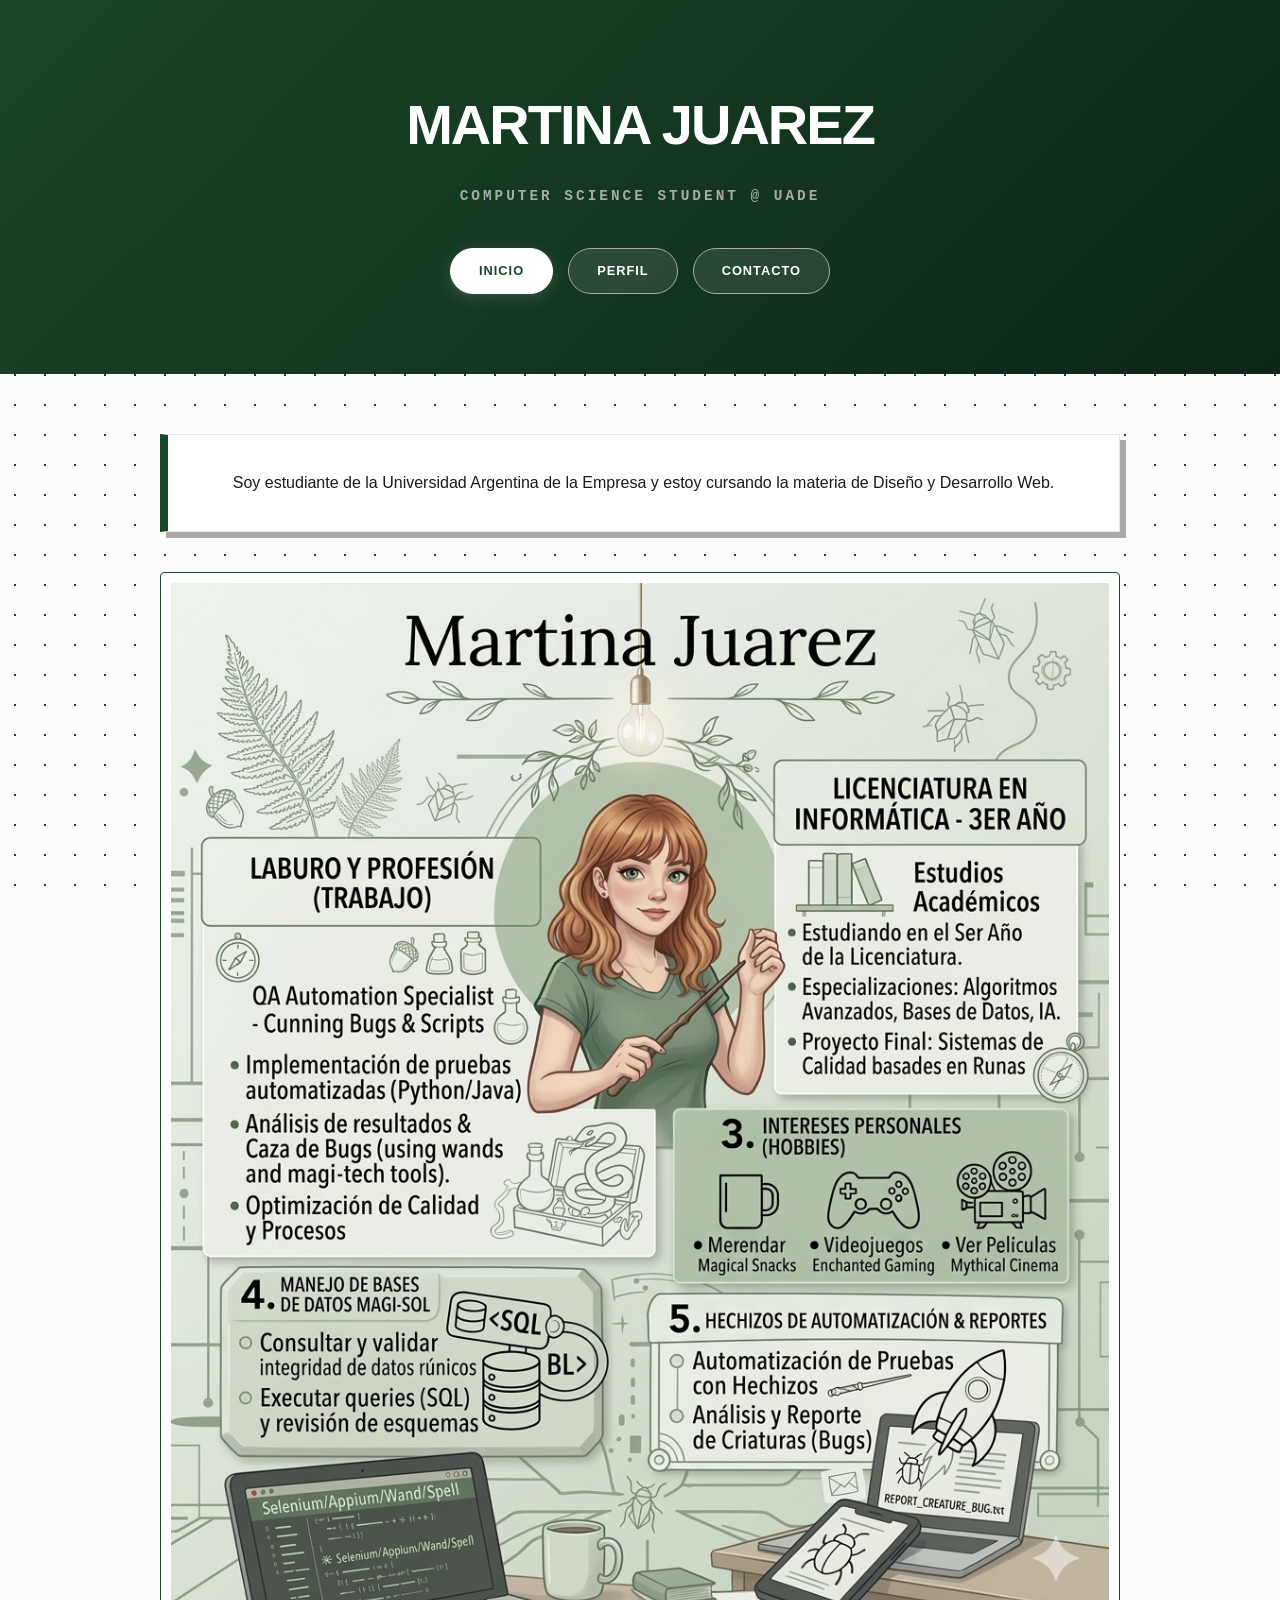
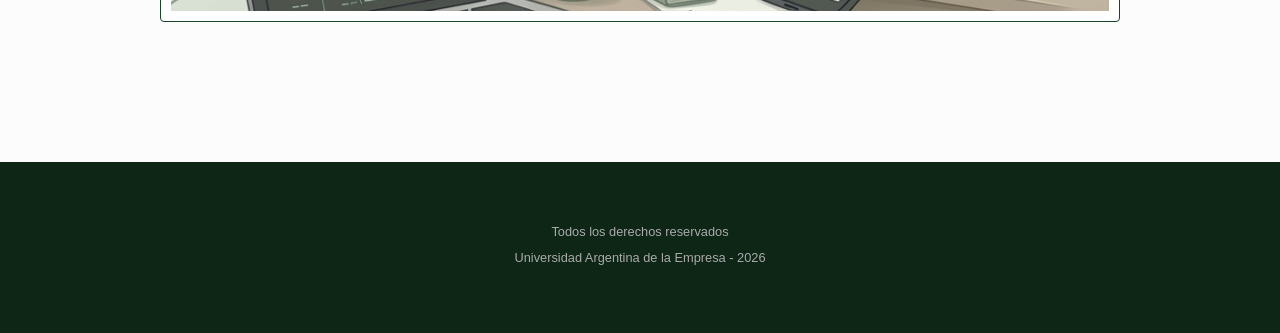
<file: index.html>
<!DOCTYPE html>
<html lang="es">
<head>
    <meta charset="UTF-8">
    <meta name="viewport" content="width=device-width, initial-scale=1.0">
    <title>Martina Juarez - Sitio Personal</title>
    <link rel="stylesheet" href="styles.css">
</head>
<body>
    <div class="dot-navigation">
        <a href="#inicio" title="Inicio"></a>
        <a href="#contenido" title="Contenido"></a>
        <a href="#pie" title="Pie de página"></a>
    </div>

    <header id="inicio">
        <h1>Martina Juarez</h1>
        <h2>Computer Science Student @ UADE</h2>
        <nav>
            <ul>
                <li><a href="index.html" class="activo">Inicio</a></li>
                <li><a href="Intereses.html">Perfil</a></li>
                <li><a href="contacto.html">Contacto</a></li>
            </ul>
        </nav>
    </header>
    
    <main id="contenido">
        <section class="intro-text">
            <p>Soy estudiante de la Universidad Argentina de la Empresa y estoy cursando la materia de Diseño y Desarrollo Web.</p>
        </section>

        <img src="Img/image.png" alt="Infografía personal de Martina Juarez">
    </main>
    
    <footer id="pie">
        <p>Todos los derechos reservados</p>
        <p>Universidad Argentina de la Empresa - 2026</p>
    </footer>
</body>
</html>
</file>
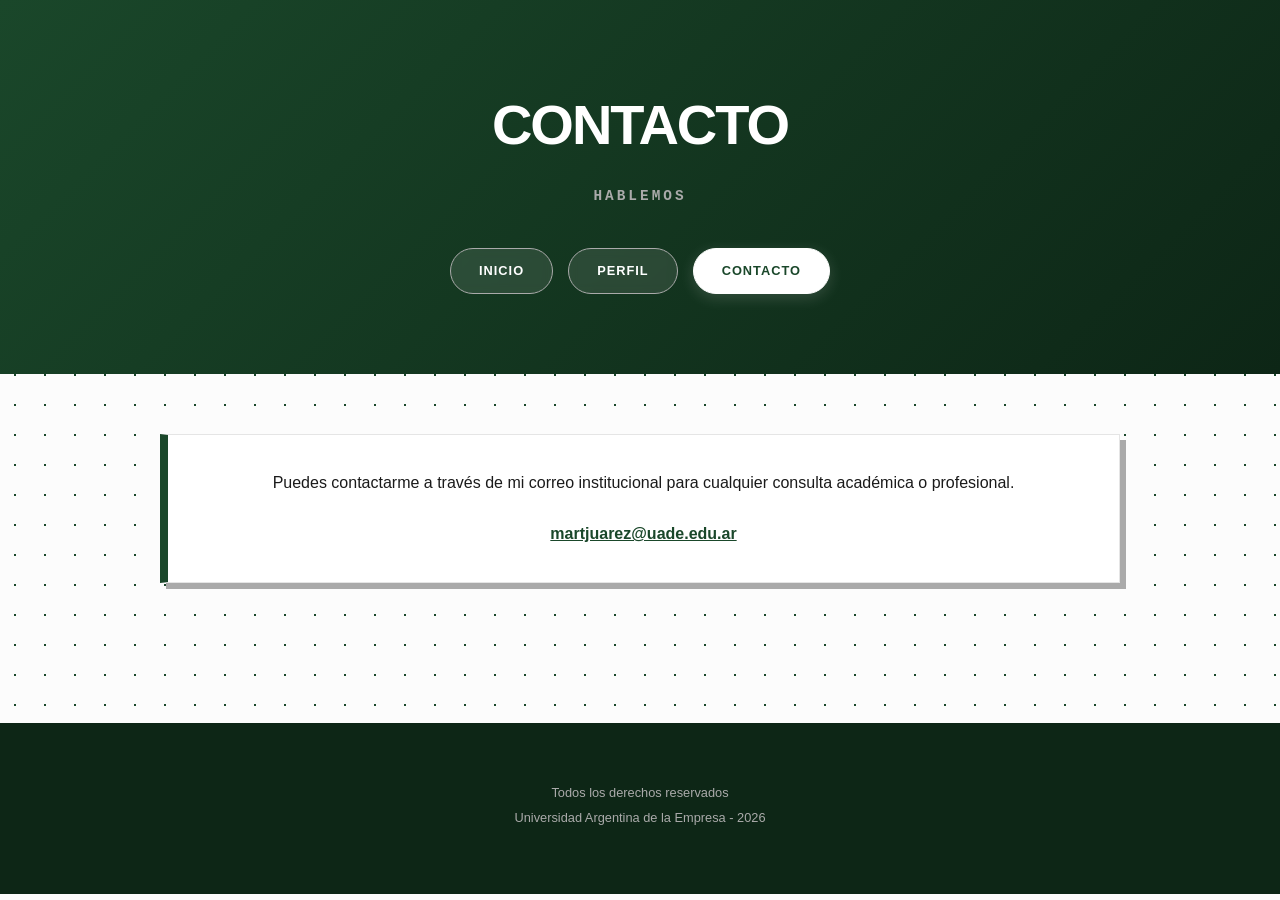
<file: contacto.html>
<!DOCTYPE html>
<html lang="es">
<head>
    <meta charset="UTF-8">
    <meta name="viewport" content="width=device-width, initial-scale=1.0">
    <link rel="stylesheet" href="styles.css">
    <title>Contacto - Martina Juarez</title>
</head>
<body>
    <div class="dot-navigation">
        <a href="#inicio" title="Inicio"></a>
        <a href="#contenido" title="Contacto"></a>
        <a href="#pie" title="Pie de página"></a>
    </div>

    <header id="inicio">
        <h1>Contacto</h1>
        <h2>Hablemos</h2>
        <nav>
            <ul>
                <li><a href="index.html">Inicio</a></li>
                <li><a href="Intereses.html">Perfil</a></li>
                <li><a href="contacto.html" class="activo">Contacto</a></li>
            </ul>
        </nav>
    </header>
    
    <main id="contenido">
        <div class="intro-text">
            <p>Puedes contactarme a través de mi correo institucional para cualquier consulta académica o profesional.</p>
            <br>
            <a href="mailto:martjuarez@uade.edu.ar" style="color: #1a472a; font-weight: bold; text-decoration: underline;">martjuarez@uade.edu.ar</a>
        </div>
    </main>
    
    <footer id="pie">
        <p>Todos los derechos reservados</p>
        <p>Universidad Argentina de la Empresa - 2026</p>
    </footer>
</body>
</html>
</file>
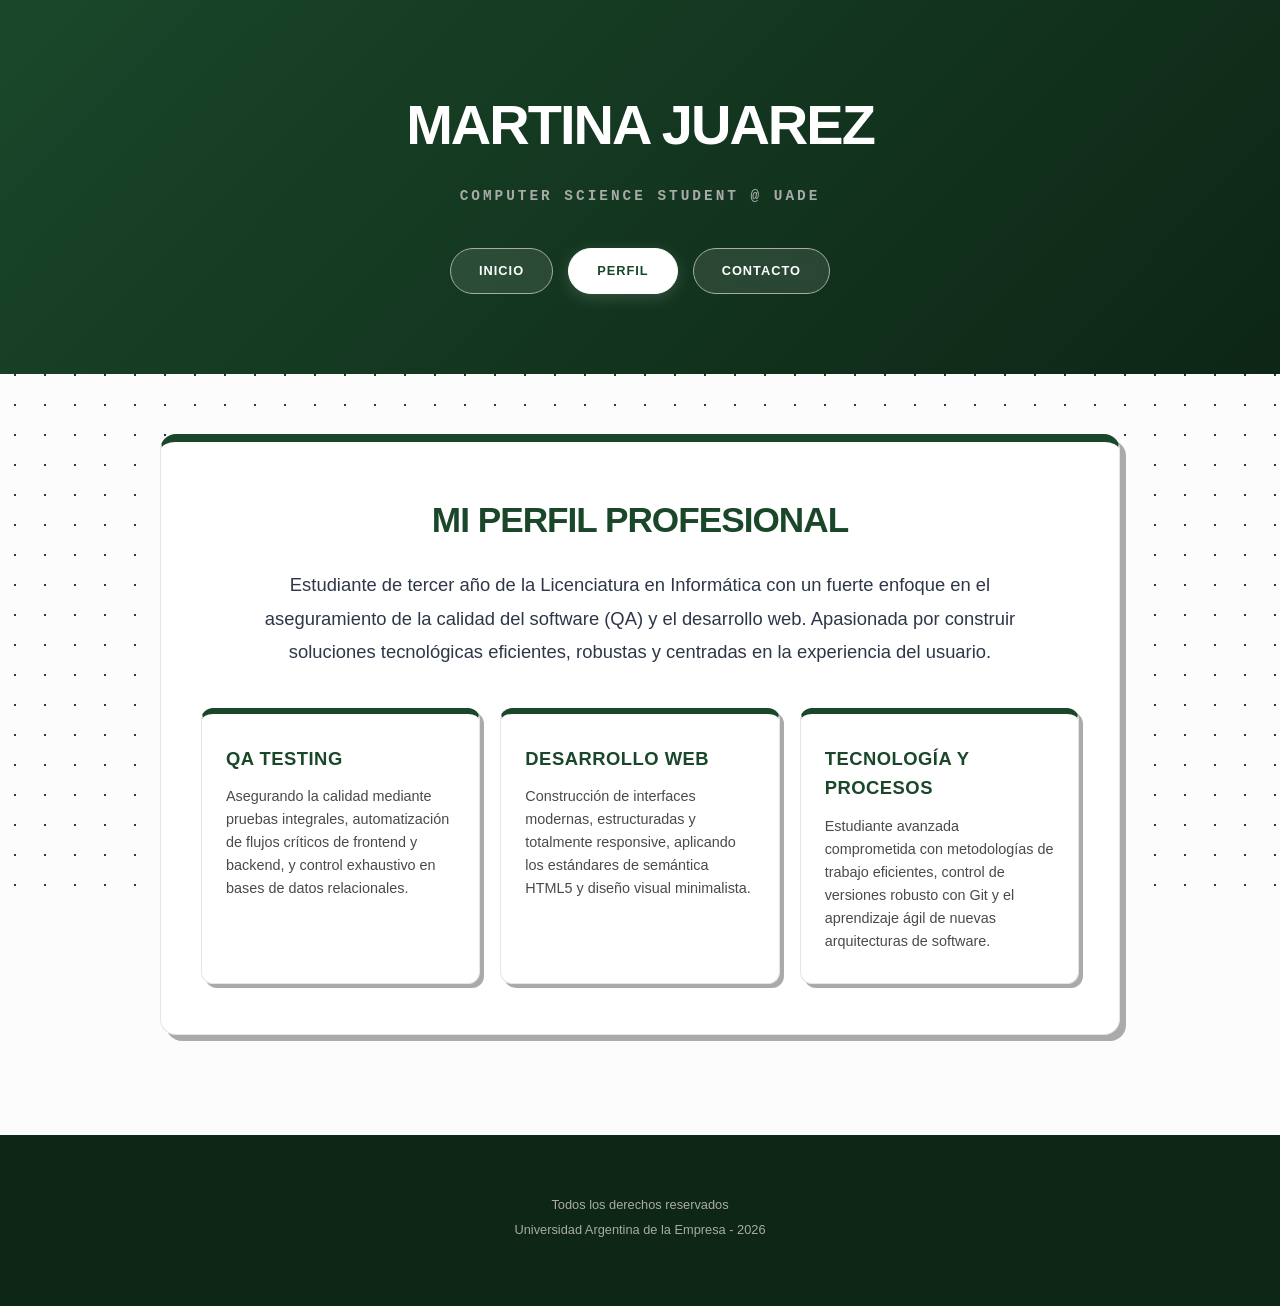
<file: Intereses.html>
<!DOCTYPE html>
<html lang="es">
<head>
    <meta charset="UTF-8">
    <meta name="viewport" content="width=device-width, initial-scale=1.0">
    <link rel="stylesheet" href="styles.css">
    <title>Intereses - Martina Juarez</title>
</head>
<body>
    <div class="dot-navigation">
        <a href="#inicio" title="Inicio"></a>
        <a href="#contenido" title="Intereses"></a>
        <a href="#pie" title="Pie de página"></a>
    </div>

    <header>
        <h1>Martina Juarez</h1>
        <h2>Computer Science Student @ UADE</h2>
        <nav>
            <ul>
                <li><a href="index.html">Inicio</a></li>
                <li><a href="Intereses.html" class="activo">Perfil</a></li>
                <li><a href="contacto.html">Contacto</a></li>
            </ul>
        </nav>
    </header>

    <main>
        <div class="perfil-bloque">
            
            <h2 class="perfil-titulo">Mi Perfil Profesional</h2>
            
            <p class="perfil-intro">
                Estudiante de tercer año de la Licenciatura en Informática con un fuerte enfoque en el aseguramiento de la calidad del software (QA) y el desarrollo web. Apasionada por construir soluciones tecnológicas eficientes, robustas y centradas en la experiencia del usuario.
            </p>

            <div class="perfil-container">
            
                <div class="perfil-tarjeta">
                    <h3>QA Testing</h3>
                    <p>Asegurando la calidad mediante pruebas integrales, automatización de flujos críticos de frontend y backend, y control exhaustivo en bases de datos relacionales.</p>
                </div>

                <div class="perfil-tarjeta">
                    <h3>Desarrollo Web</h3>
                    <p>Construcción de interfaces modernas, estructuradas y totalmente responsive, aplicando los estándares de semántica HTML5 y diseño visual minimalista.</p>
                </div>

                <div class="perfil-tarjeta">
                    <h3>Tecnología y Procesos</h3>
                    <p>Estudiante avanzada comprometida con metodologías de trabajo eficientes, control de versiones robusto con Git y el aprendizaje ágil de nuevas arquitecturas de software.</p>
                </div>
                
            </div>

        </div>
    </main>
    
    <footer id="pie">
        <p>Todos los derechos reservados</p>
        <p>Universidad Argentina de la Empresa - 2026</p>
    </footer>
</body>
</html>
</file>
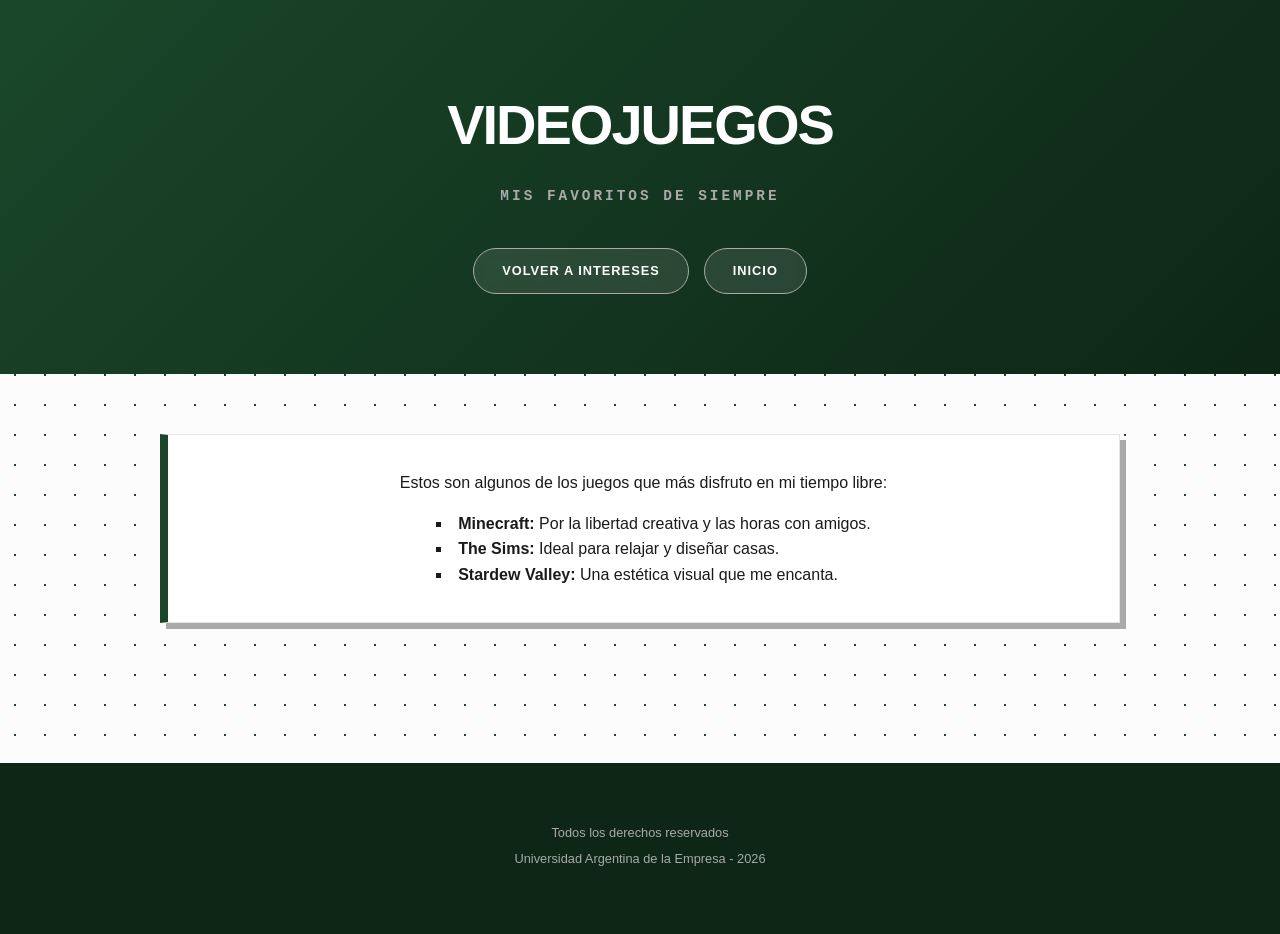
<file: juegos.html>
<!DOCTYPE html>
<html lang="es">
<head>
    <meta charset="UTF-8">
    <meta name="viewport" content="width=device-width, initial-scale=1.0">
    <title>Mis Videojuegos Favoritos</title>
    <link rel="stylesheet" href="styles.css">
</head>
<body>
    <div class="dot-navigation">
        <a href="#inicio" title="Inicio"></a>
        <a href="#contenido" title="Videojuegos"></a>
        <a href="#pie" title="Pie de página"></a>
    </div>

    <header id="inicio">
        <h1>Videojuegos</h1>
        <h2>Mis favoritos de siempre</h2>
        <nav>
            <ul>
                <li><a href="Intereses.html">Volver a Intereses</a></li>
                <li><a href="index.html">Inicio</a></li>
            </ul>
        </nav>
    </header>
    <main id="contenido">
        <section class="intro-text">
            <p>Estos son algunos de los juegos que más disfruto en mi tiempo libre:</p>
            <ul style="list-style-type: square; padding-left: 20px; margin-top: 15px; text-align: left;">
                <li><strong>Minecraft:</strong> Por la libertad creativa y las horas con amigos.</li>
                <li><strong>The Sims:</strong> Ideal para relajar y diseñar casas.</li>
                <li><strong>Stardew Valley:</strong> Una estética visual que me encanta.</li>
            </ul>
        </section>
    </main>
    <footer id="pie">
        <p>Todos los derechos reservados</p>
        <p>Universidad Argentina de la Empresa - 2026</p>
    </footer>
</body>
</html>
</file>
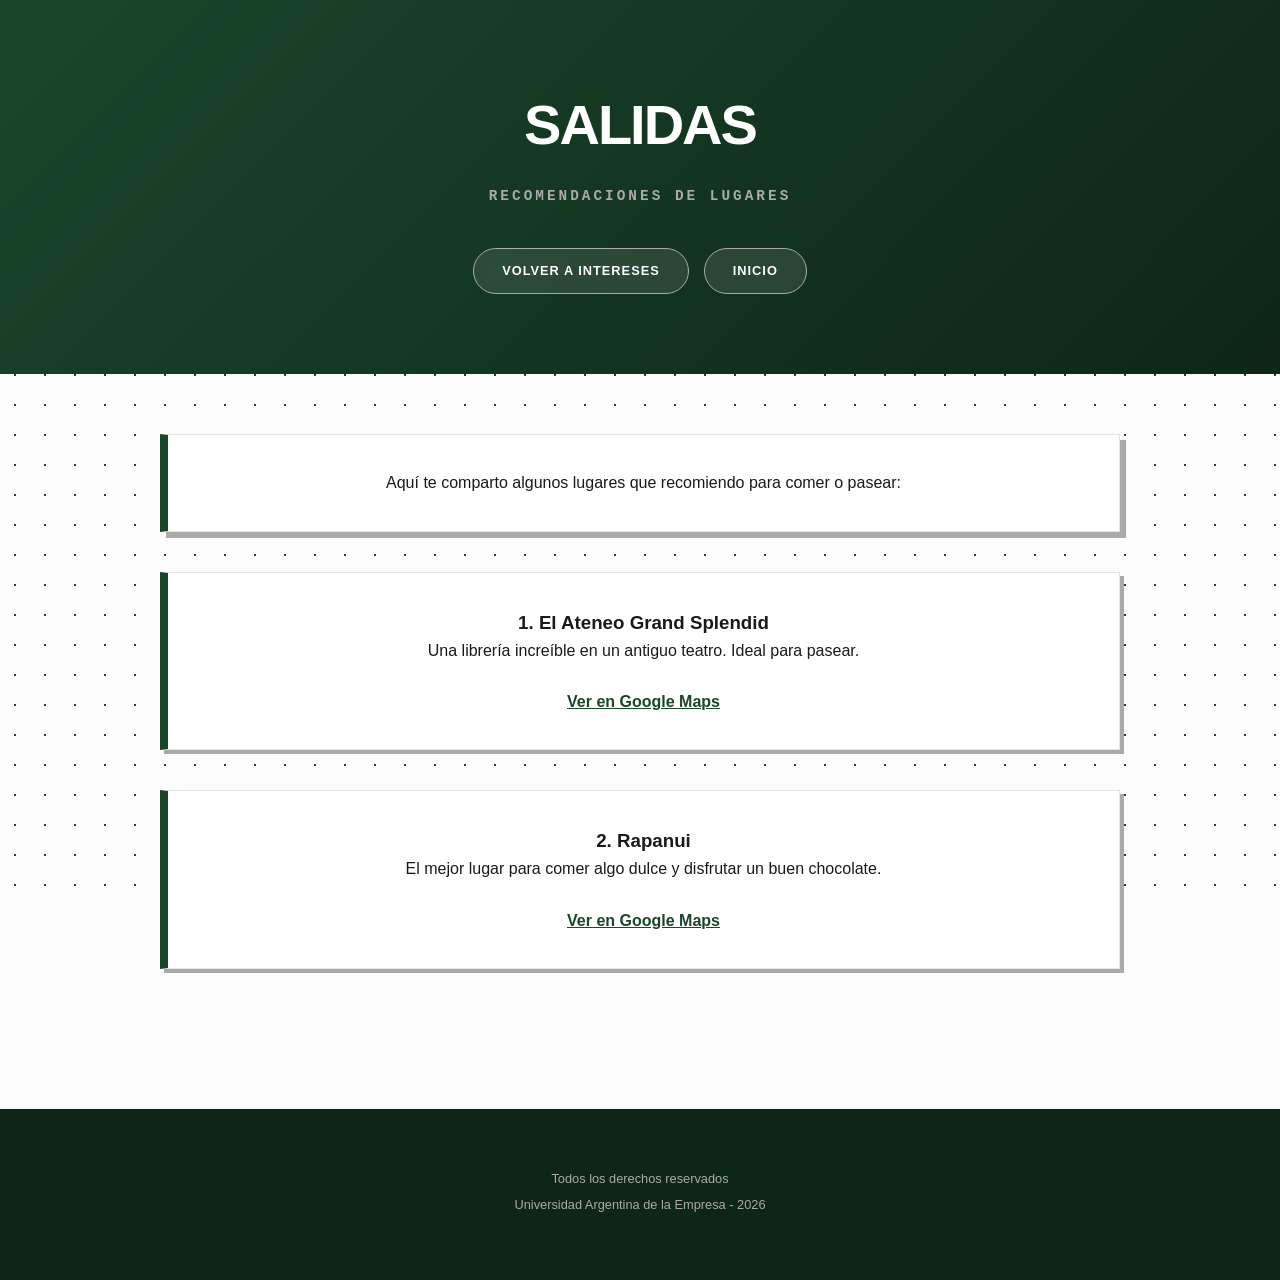
<file: salidas.html>
<!DOCTYPE html>
<html lang="es">
<head>
    <meta charset="UTF-8">
    <meta name="viewport" content="width=device-width, initial-scale=1.0">
    <title>Lugares para Salir</title>
    <link rel="stylesheet" href="styles.css">
</head>
<body>
    <div class="dot-navigation">
        <a href="#inicio" title="Inicio"></a>
        <a href="#contenido" title="Salidas"></a>
        <a href="#pie" title="Pie de página"></a>
    </div>

    <header id="inicio">
        <h1>Salidas</h1>
        <h2>Recomendaciones de lugares</h2>
        <nav>
            <ul>
                <li><a href="Intereses.html">Volver a Intereses</a></li>
                <li><a href="index.html">Inicio</a></li>
            </ul>
        </nav>
    </header>
    <main id="contenido">
        <div class="intro-text">
            <p>Aquí te comparto algunos lugares que recomiendo para comer o pasear:</p>
        </div>
        
        <section class="intro-text" style="box-shadow: 4px 4px 0px #aaaaaa;">
            <h3>1. El Ateneo Grand Splendid</h3>
            <p>Una librería increíble en un antiguo teatro. Ideal para pasear.</p>
            <br>
            <a href="https://maps.google.com" target="_blank" style="color: #1a472a; font-weight: bold;">Ver en Google Maps</a>
        </section>

        <section class="intro-text" style="box-shadow: 4px 4px 0px #aaaaaa;">
            <h3>2. Rapanui</h3>
            <p>El mejor lugar para comer algo dulce y disfrutar un buen chocolate.</p>
            <br>
            <a href="https://maps.google.com" target="_blank" style="color: #1a472a; font-weight: bold;">Ver en Google Maps</a>
        </section>
    </main>
    <footer id="pie">
        <p>Todos los derechos reservados</p>
        <p>Universidad Argentina de la Empresa - 2026</p>
    </footer>
</body>
</html>
</file>
<file: styles.css>
html {
  scroll-behavior: smooth;
}

* {
  margin: 0;
  padding: 0;
  box-sizing: border-box;
}

body {
  font-family: 'Inter', -apple-system, BlinkMacSystemFont, 'Segoe UI', sans-serif;
  color: #1a1a1a;
  line-height: 1.6;
  overflow-x: hidden;
  background-color: #fcfcfc;
  background-image: radial-gradient(#1a472a 1px, transparent 1px);
  background-size: 30px 30px;
  background-attachment: fixed;
}

ul {
  list-style: none;
}

.dot-navigation {
  display: none;
}

header {
  background: linear-gradient(135deg, #1a472a 0%, #0d2616 100%);
  color: #ffffff;
  text-align: center;
  padding: 80px 20px;
  border-bottom: none;
}

header h1 {
  font-size: 3.5rem;
  text-transform: uppercase;
  letter-spacing: -2px;
  font-weight: 800;
}

header h2 {
  font-family: 'Courier New', Courier, monospace;
  font-size: 0.9rem;
  color: #aaaaaa;
  margin-top: 15px;
  text-transform: uppercase;
  letter-spacing: 3px;
}

nav {
  margin-top: 40px;
}

nav ul {
  list-style: none;
  display: flex;
  justify-content: center;
  gap: 15px;
  flex-wrap: wrap;
}

nav a {
  text-decoration: none;
  font-weight: 600;
  font-size: 0.8rem;
  text-transform: uppercase;
  letter-spacing: 1px;
  padding: 12px 28px;
  border-radius: 50px;
  transition: all 0.3s cubic-bezier(0.4, 0, 0.2, 1);
  display: inline-block;
  background-color: rgba(255, 255, 255, 0.1);
  color: #ffffff;
  border: 1px solid #aaaaaa;
  backdrop-filter: blur(5px);
}

nav a:hover {
  background-color: #ffffff;
  color: #1a472a;
  border-color: #ffffff;
}

nav a.activo {
  background-color: #ffffff;
  color: #1a472a;
  border-color: #ffffff;
  box-shadow: 0 4px 15px rgba(255, 255, 255, 0.15);
}

main {
  max-width: 1000px;
  margin: 0 auto;
  padding: 60px 20px;
  text-align: center;
}

.perfil-bloque {
  background-color: #ffffff;
  border: 1px solid #e5e5e5;
  border-top: 8px solid #1a472a;
  padding: 50px 40px;
  border-radius: 16px;
  box-shadow: 6px 6px 0px #aaaaaa;
  width: 100%;
  margin: 0 auto;
}

.perfil-titulo {
  font-size: 2.2rem;
  color: #1a472a;
  font-weight: 800;
  text-transform: uppercase;
  letter-spacing: -1px;
  margin-bottom: 20px;
  text-align: center;
}

.perfil-intro {
  font-size: 1.15rem;
  color: #2d3748;
  line-height: 1.8;
  max-width: 800px;
  margin: 0 auto 30px auto;
  text-align: center;
  font-weight: 400;
}

.perfil-container {
  display: flex;
  justify-content: center;
  align-items: stretch;
  gap: 20px;
  flex-wrap: wrap;
  margin-top: 40px;
  width: 100%;
}

.perfil-tarjeta {
  background-color: #ffffff;
  border: 1px solid #e5e5e5;
  border-top: 6px solid #1a472a;
  border-radius: 12px;
  padding: 30px 24px;
  flex: 1;
  min-width: 250px;
  max-width: 280px;
  box-shadow: 4px 4px 0px #aaaaaa;
  text-align: left;
  display: flex;
  flex-direction: column;
  gap: 12px;
}

.perfil-tarjeta h3 {
  font-size: 1.15rem;
  color: #1a472a;
  font-weight: 700;
  text-transform: uppercase;
  letter-spacing: 0.5px;
}

.perfil-tarjeta p {
  font-size: 0.9rem;
  color: #4a4a4a;
  line-height: 1.6;
}

.intro-text {
  background-color: #ffffff;
  border: 1px solid #e5e5e5;
  border-left: 8px solid #1a472a;
  padding: 35px;
  margin-bottom: 40px;
  box-shadow: 6px 6px 0px #aaaaaa;
  text-align: center;
}

main ul {
  list-style-position: inside;
  display: inline-block;
  text-align: left;
  margin-top: 20px;
}

img {
  display: block;
  max-width: 100%;
  height: auto;
  margin: 40px auto;
  border: 1px solid #1a472a;
  padding: 10px;
  background: #fff;
  border-radius: 4px;
}

footer {
  background: #0d2616;
  color: #aaaaaa;
  text-align: center;
  padding: 60px 20px;
  border-top: none;
  margin-top: 40px;
}

footer p {
  font-size: 0.8rem;
  margin-bottom: 5px;
}

@media (max-width: 768px) {
  header {
    padding: 60px 15px;
  }

  header h1 {
    font-size: 2.2rem;
  }

  nav ul {
    flex-direction: column;
    align-items: center;
  }

  nav li, nav a {
    width: 100%;
    max-width: 300px;
  }

  main {
    padding: 40px 15px;
  }

  .perfil-bloque {
    padding: 30px 20px;
  }

  .perfil-titulo {
    font-size: 1.8rem;
  }

  .perfil-intro {
    font-size: 1rem;
    padding: 0 10px;
  }

  .intro-text {
    padding: 20px;
  }

  .perfil-container {
    flex-direction: column;
    align-items: center;
  }

  .perfil-tarjeta {
    max-width: 100%;
    width: 100%;
  }
}
</file>
